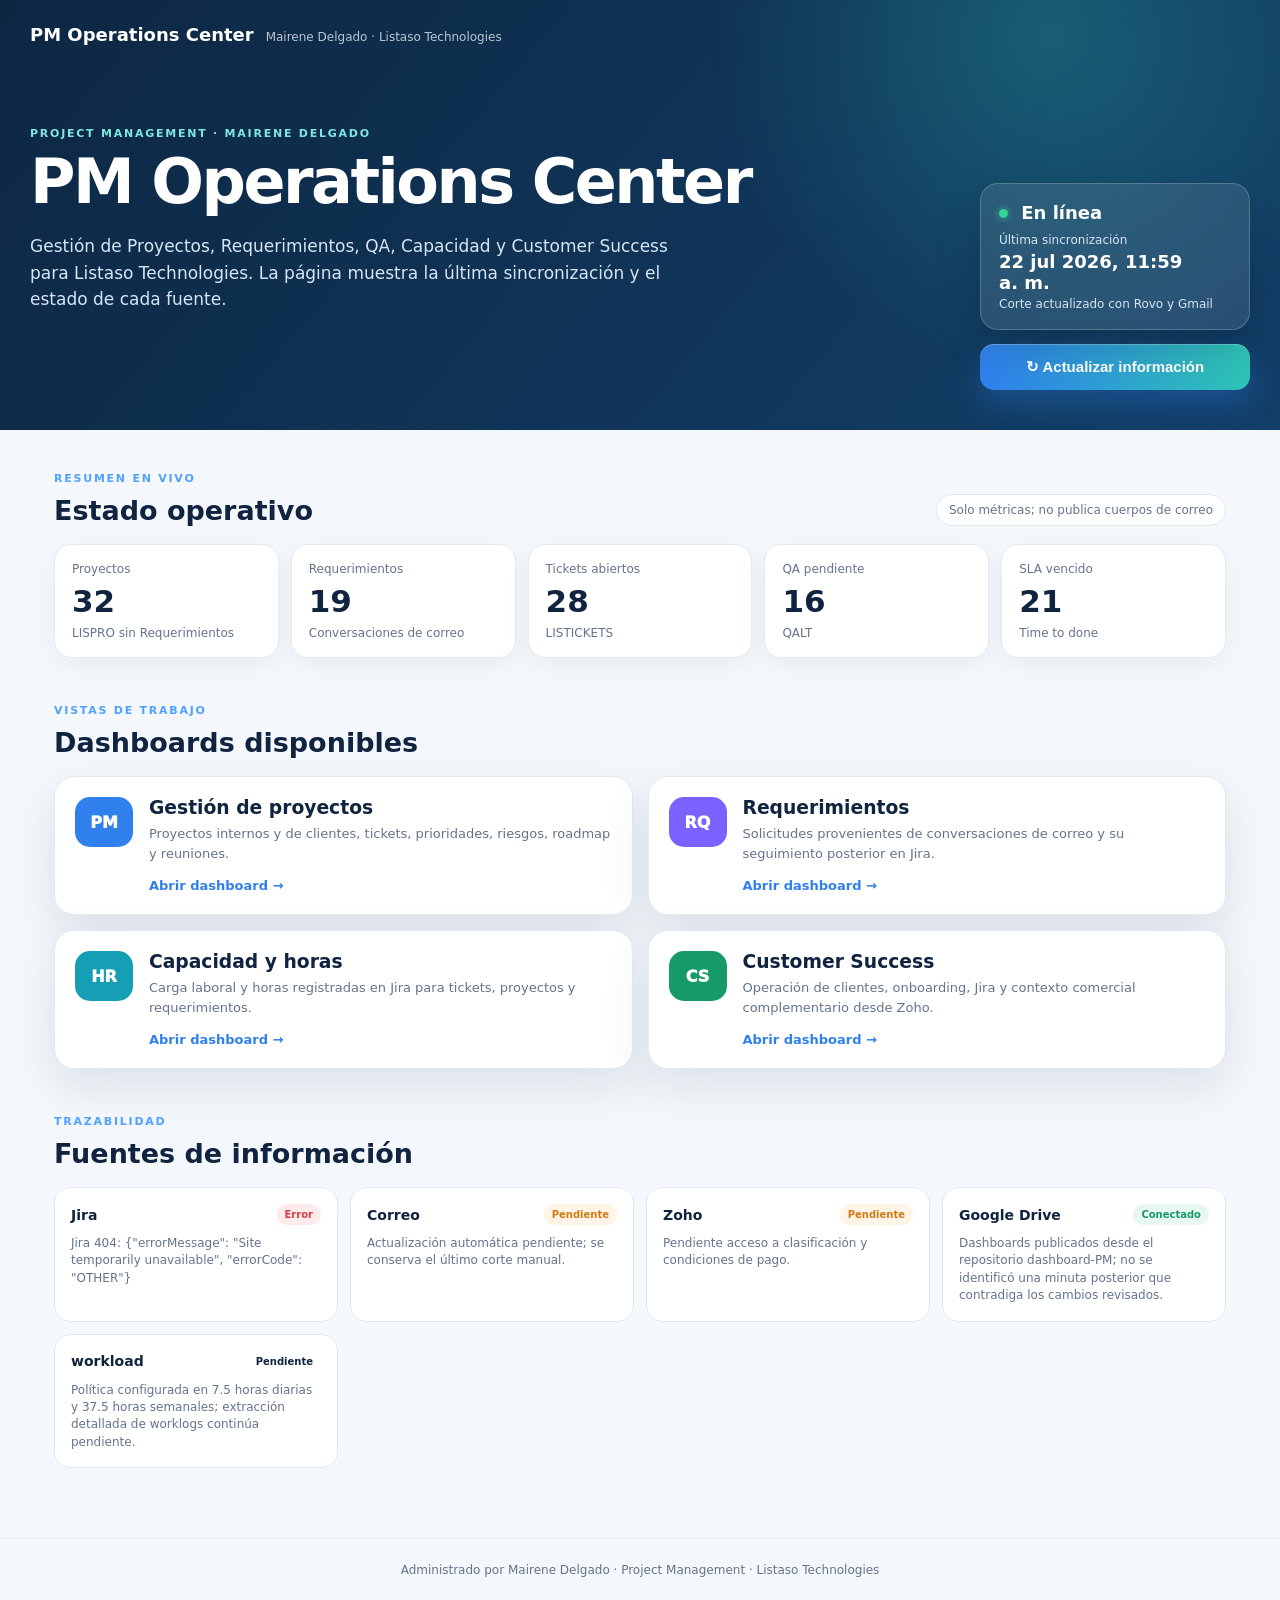
<file: index.html>
<!doctype html>
<html lang="es">
<head>
  <meta charset="utf-8">
  <meta name="viewport" content="width=device-width,initial-scale=1">
  <meta name="description" content="PM Operations Center administrado por Mairene Delgado para Listaso Technologies.">
  <title>PM Operations Center | Mairene Delgado | Listaso Technologies</title>
  <link rel="stylesheet" href="assets/portal.css?v=20260722-1">
</head>
<body>
  <header class="hero">
    <nav><strong>PM Operations Center</strong><span>Mairene Delgado · Listaso Technologies</span></nav>
    <div class="hero-copy">
      <p class="eyebrow">PROJECT MANAGEMENT · MAIRENE DELGADO</p>
      <h1>PM Operations Center</h1>
      <p>Gestión de Proyectos, Requerimientos, QA, Capacidad y Customer Success para Listaso Technologies. La página muestra la última sincronización y el estado de cada fuente.</p>
    </div>

    <div class="sync-stack">
      <aside class="sync-card compact" aria-live="polite">
        <div class="sync-card-header">
          <strong id="systemStatus"><i class="status-dot online"></i> En línea</strong>
          <span id="syncSpinner" class="sync-spinner" aria-hidden="true"></span>
        </div>

        <div class="sync-meta">
          <span>Última sincronización</span>
          <strong id="lastSync">Consultando…</strong>
          <small id="syncMode">Cargando estado de fuentes</small>
        </div>

        <div class="sync-progress" id="syncProgress" hidden>
          <div class="sync-progress-bar" id="syncProgressBar"></div>
        </div>

        <div class="sync-sources" id="syncSources" hidden>
          <div><span>Jira</span><b>✓</b></div>
          <div><span>Gmail</span><b>✓</b></div>
          <div><span>Zoho</span><b>✓</b></div>
          <div><span>Dashboards</span><b>✓</b></div>
        </div>
      </aside>

      <button id="refreshButton" class="sync-button standalone" type="button">↻ Actualizar información</button>
    </div>
  </header>

  <main>
    <section aria-labelledby="summaryTitle">
      <div class="section-title">
        <div><p class="eyebrow">RESUMEN EN VIVO</p><h2 id="summaryTitle">Estado operativo</h2></div>
        <span class="privacy">Solo métricas; no publica cuerpos de correo</span>
      </div>
      <div class="metrics" id="metrics">
        <article><span>Proyectos</span><strong>—</strong><small>Cargando</small></article>
        <article><span>Requerimientos</span><strong>—</strong><small>Cargando</small></article>
        <article><span>Tickets abiertos</span><strong>—</strong><small>Cargando</small></article>
        <article><span>QA pendiente</span><strong>—</strong><small>Cargando</small></article>
        <article><span>SLA vencido</span><strong>—</strong><small>Cargando</small></article>
      </div>
    </section>

    <section aria-labelledby="dashTitle">
      <div class="section-title"><div><p class="eyebrow">VISTAS DE TRABAJO</p><h2 id="dashTitle">Dashboards disponibles</h2></div></div>
      <div class="dashboards">
        <a class="dashboard-card blue" href="dashboards/pm.html"><div class="icon">PM</div><div><h3>Gestión de proyectos</h3><p>Proyectos internos y de clientes, tickets, prioridades, riesgos, roadmap y reuniones.</p><span>Abrir dashboard →</span></div></a>
        <a class="dashboard-card violet" href="dashboards/requerimientos.html"><div class="icon">RQ</div><div><h3>Requerimientos</h3><p>Solicitudes provenientes de conversaciones de correo y su seguimiento posterior en Jira.</p><span>Abrir dashboard →</span></div></a>
        <a class="dashboard-card cyan" href="dashboards/capacidad.html"><div class="icon">HR</div><div><h3>Capacidad y horas</h3><p>Carga laboral y horas registradas en Jira para tickets, proyectos y requerimientos.</p><span>Abrir dashboard →</span></div></a>
        <a class="dashboard-card green" href="dashboards/cs.html"><div class="icon">CS</div><div><h3>Customer Success</h3><p>Operación de clientes, onboarding, Jira y contexto comercial complementario desde Zoho.</p><span>Abrir dashboard →</span></div></a>
      </div>
    </section>

    <section class="sources" aria-labelledby="sourceTitle">
      <div class="section-title"><div><p class="eyebrow">TRAZABILIDAD</p><h2 id="sourceTitle">Fuentes de información</h2></div></div>
      <div id="sourceList" class="source-list"></div>
    </section>
  </main>

  <footer>Administrado por Mairene Delgado · Project Management · Listaso Technologies</footer>
  <script src="assets/portal.js?v=20260722-1" defer></script>
</body>
</html>
</file>
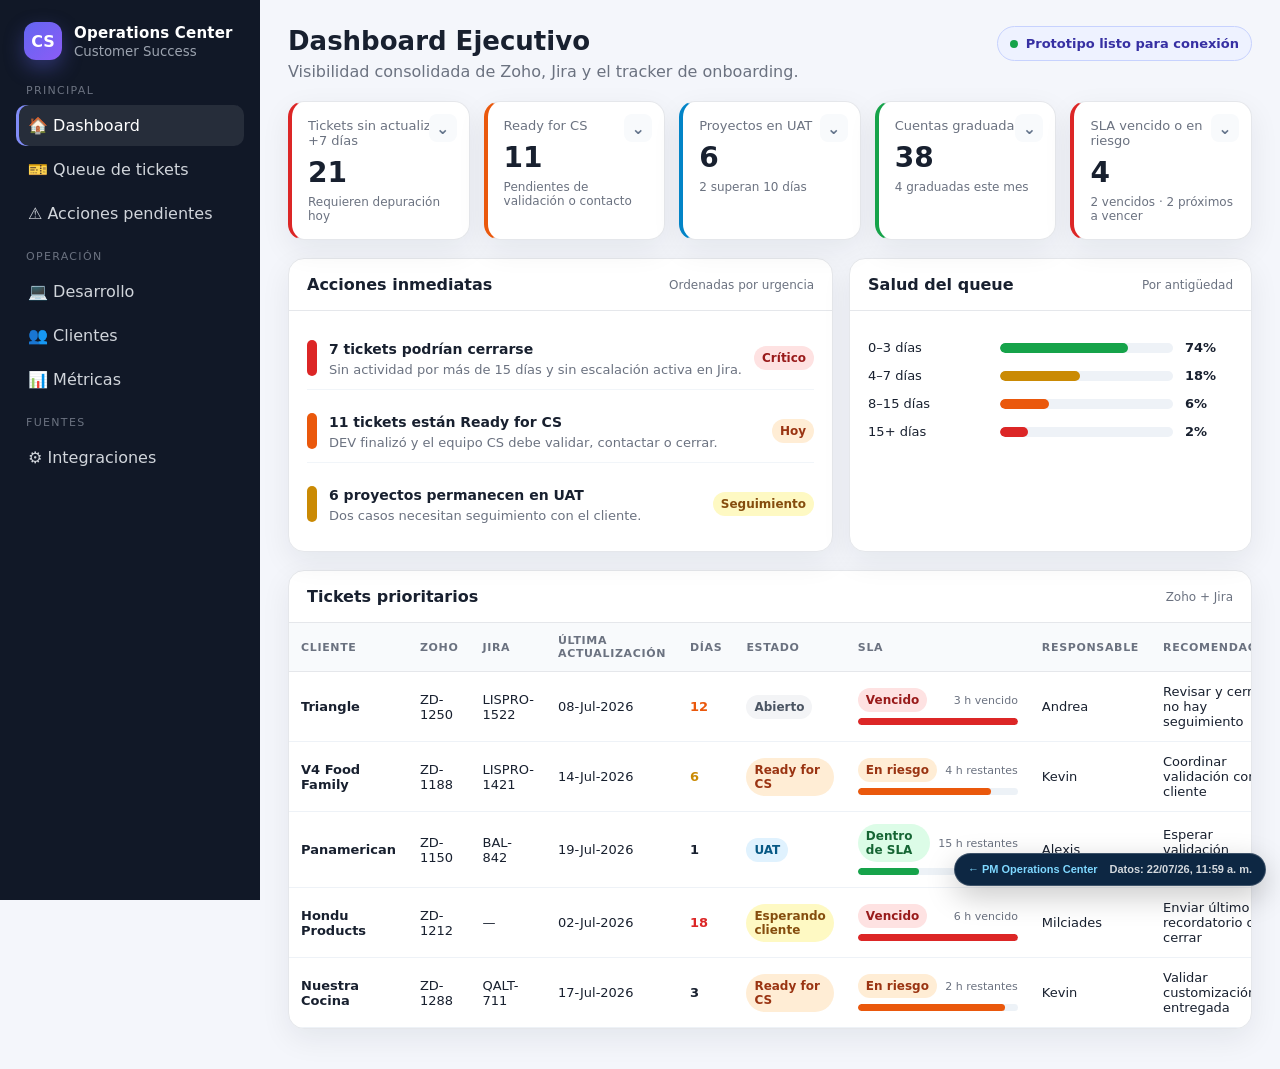
<file: dashboards/cs.html>
<!DOCTYPE html>
<html lang="es">
<head>
  <meta charset="UTF-8" />
  <meta name="viewport" content="width=device-width, initial-scale=1.0" />
  <title>CS Operations Center</title>
  <style>
    :root{
      --bg:#f4f6fb;
      --panel:#ffffff;
      --panel-soft:#f8fafc;
      --text:#18202f;
      --muted:#6b7280;
      --line:#e5e7eb;
      --primary:#4f46e5;
      --primary-soft:#eef2ff;
      --green:#16a34a;
      --yellow:#ca8a04;
      --orange:#ea580c;
      --red:#dc2626;
      --blue:#0284c7;
      --sidebar:#111827;
      --sidebar-muted:#9ca3af;
      --shadow:0 10px 30px rgba(15,23,42,.07);
    }

    *{box-sizing:border-box}
    body{
      margin:0;
      font-family:Inter, ui-sans-serif, system-ui, -apple-system, BlinkMacSystemFont, "Segoe UI", sans-serif;
      background:var(--bg);
      color:var(--text);
    }

    button, input, select{font:inherit}
    a{text-decoration:none;color:inherit}

    .layout{
      min-height:100vh;
      display:grid;
      grid-template-columns:260px 1fr;
    }

    aside{
      background:var(--sidebar);
      color:white;
      padding:22px 16px;
      position:sticky;
      top:0;
      height:100vh;
      overflow:auto;
    }

    .brand{
      display:flex;
      align-items:center;
      gap:12px;
      margin-bottom:24px;
      padding:0 8px;
    }

    .brand-mark{
      width:38px;height:38px;border-radius:12px;
      background:linear-gradient(135deg,#6366f1,#8b5cf6);
      display:grid;place-items:center;font-weight:800;
      box-shadow:0 8px 20px rgba(99,102,241,.35);
    }

    .brand small{display:block;color:var(--sidebar-muted);margin-top:2px}
    .brand strong{display:block;font-size:15px;letter-spacing:.2px}

    .nav-section{margin:16px 0 8px;padding:0 10px;color:#6b7280;font-size:11px;text-transform:uppercase;letter-spacing:.12em}
    .nav-btn{
      width:100%;
      border:0;
      background:transparent;
      color:#d1d5db;
      text-align:left;
      padding:11px 12px;
      border-radius:10px;
      cursor:pointer;
      display:flex;
      align-items:center;
      gap:10px;
      margin:3px 0;
    }
    .nav-btn:hover,.nav-btn.active{
      color:white;
      background:rgba(255,255,255,.09);
    }
    .nav-btn.active{box-shadow:inset 3px 0 0 #818cf8}

    main{padding:26px 28px 40px;min-width:0}

    .topbar{
      display:flex;
      justify-content:space-between;
      align-items:flex-start;
      gap:16px;
      margin-bottom:20px;
    }
    .topbar h1{margin:0;font-size:26px}
    .topbar p{margin:6px 0 0;color:var(--muted)}
    .status-pill{
      display:inline-flex;align-items:center;gap:8px;
      border:1px solid #c7d2fe;
      background:var(--primary-soft);
      color:#3730a3;
      padding:9px 12px;border-radius:999px;font-size:13px;font-weight:600;
      white-space:nowrap;
    }
    .dot{width:8px;height:8px;border-radius:999px;background:var(--green)}

    .view{display:none}
    .view.active{display:block}

    .metrics{
      display:grid;
      grid-template-columns:repeat(4,minmax(0,1fr));
      gap:14px;
      margin-bottom:18px;
    }
    .metric{
      background:var(--panel);
      border:1px solid var(--line);
      border-radius:16px;
      padding:16px;
      box-shadow:var(--shadow);
    }
    .metric .label{font-size:13px;color:var(--muted)}
    .metric .value{font-size:28px;font-weight:800;margin-top:8px}
    .metric .sub{font-size:12px;color:var(--muted);margin-top:6px}
    .metric.danger{border-left:4px solid var(--red)}
    .metric.warning{border-left:4px solid var(--orange)}
    .metric.good{border-left:4px solid var(--green)}
    .metric.info{border-left:4px solid var(--blue)}

    .grid-2{
      display:grid;
      grid-template-columns:1.15fr .85fr;
      gap:16px;
      margin-bottom:18px;
    }
    .card{
      background:var(--panel);
      border:1px solid var(--line);
      border-radius:16px;
      box-shadow:var(--shadow);
      overflow:hidden;
    }
    .card-head{
      padding:16px 18px;
      border-bottom:1px solid var(--line);
      display:flex;
      align-items:center;
      justify-content:space-between;
      gap:12px;
    }
    .card-head h2{font-size:16px;margin:0}
    .card-head span{font-size:12px;color:var(--muted)}
    .card-body{padding:16px 18px}

    .actions-list{display:grid;gap:10px}
    .action-item{
      display:grid;
      grid-template-columns:10px 1fr auto;
      align-items:center;
      gap:12px;
      padding:12px 0;
      border-bottom:1px solid #f1f5f9;
    }
    .action-item:last-child{border-bottom:0}
    .sev{width:10px;height:36px;border-radius:999px}
    .sev.red{background:var(--red)}
    .sev.orange{background:var(--orange)}
    .sev.yellow{background:var(--yellow)}
    .action-item strong{font-size:14px}
    .action-item p{margin:4px 0 0;color:var(--muted);font-size:13px}
    .badge{
      display:inline-flex;align-items:center;
      padding:5px 8px;border-radius:999px;
      font-size:12px;font-weight:700;
    }
    .badge.red{background:#fee2e2;color:#991b1b}
    .badge.orange{background:#ffedd5;color:#9a3412}
    .badge.yellow{background:#fef9c3;color:#854d0e}
    .badge.green{background:#dcfce7;color:#166534}
    .badge.blue{background:#e0f2fe;color:#075985}
    .badge.gray{background:#f3f4f6;color:#4b5563}
    .badge.purple{background:#ede9fe;color:#5b21b6}

    .health-row{
      display:grid;
      grid-template-columns:120px 1fr 48px;
      gap:12px;
      align-items:center;
      margin:13px 0;
      font-size:13px;
    }
    .bar{height:10px;background:#eef2f7;border-radius:999px;overflow:hidden}
    .fill{height:100%;border-radius:999px}
    .fill.green{background:var(--green)}
    .fill.yellow{background:var(--yellow)}
    .fill.orange{background:var(--orange)}
    .fill.red{background:var(--red)}

    .toolbar{
      display:flex;
      align-items:end;
      gap:10px;
      flex-wrap:wrap;
      padding:14px 16px;
      border-bottom:1px solid var(--line);
      background:#fbfcfe;
    }
    .control{display:grid;gap:5px}
    .control label{font-size:11px;text-transform:uppercase;letter-spacing:.08em;color:var(--muted);font-weight:700}
    .control input,.control select{
      border:1px solid #d7dce3;
      background:white;
      padding:9px 10px;
      border-radius:9px;
      min-width:150px;
      outline:none;
    }
    .control input:focus,.control select:focus{border-color:#818cf8;box-shadow:0 0 0 3px rgba(99,102,241,.12)}
    .btn{
      border:1px solid #d7dce3;
      background:white;
      color:var(--text);
      padding:9px 12px;
      border-radius:9px;
      cursor:pointer;
      font-weight:700;
      font-size:13px;
    }
    .btn:hover{background:#f8fafc}
    .btn.primary{background:var(--primary);border-color:var(--primary);color:white}
    .btn.link{padding:7px 9px}
    .btn.zoho{color:#166534;border-color:#bbf7d0;background:#f0fdf4}
    .btn.jira{color:#075985;border-color:#bae6fd;background:#f0f9ff}

    .table-wrap{overflow:auto}
    table{width:100%;border-collapse:collapse;min-width:980px}
    th{
      text-align:left;
      padding:11px 12px;
      font-size:11px;
      color:var(--muted);
      text-transform:uppercase;
      letter-spacing:.06em;
      background:#f8fafc;
      border-bottom:1px solid var(--line);
      position:sticky;top:0;
    }
    td{
      padding:12px;
      border-bottom:1px solid #eef2f7;
      font-size:13px;
      vertical-align:middle;
    }
    tbody tr:hover{background:#fafbff}
    .client{font-weight:800}
    .muted{color:var(--muted)}
    .days{font-weight:800}
    .days.critical{color:var(--red)}
    .days.risk{color:var(--orange)}
    .days.warn{color:var(--yellow)}
    .link-group{display:flex;gap:6px;flex-wrap:wrap}

    .chart{
      height:260px;
      display:flex;
      align-items:end;
      gap:14px;
      padding:14px 4px 6px;
      border-bottom:1px solid var(--line);
      position:relative;
    }
    .chart::before,.chart::after{
      content:"";
      position:absolute;left:0;right:0;height:1px;background:#edf1f5;
    }
    .chart::before{top:33%}
    .chart::after{top:66%}
    .bar-col{flex:1;min-width:28px;display:flex;flex-direction:column;align-items:center;justify-content:flex-end;gap:8px;z-index:1}
    .bar-value{font-size:11px;font-weight:800}
    .bar-visual{width:70%;max-width:34px;background:linear-gradient(180deg,#4ade80,#16a34a);border-radius:7px 7px 2px 2px}
    .bar-label{font-size:11px;color:var(--muted)}
    .legend{display:flex;gap:14px;font-size:12px;color:var(--muted);margin-top:12px}
    .legend span::before{content:"";width:9px;height:9px;border-radius:2px;background:var(--green);display:inline-block;margin-right:6px}

    .empty{
      padding:40px;text-align:center;color:var(--muted)
    }

    .metric{
      position:relative;
      cursor:pointer;
      transition:transform .15s ease, box-shadow .15s ease, border-color .15s ease;
    }
    .metric:hover{
      transform:translateY(-2px);
      box-shadow:0 14px 34px rgba(15,23,42,.11);
      border-color:#c7d2fe;
    }
    .metric-toggle{
      position:absolute;
      top:12px;
      right:12px;
      width:28px;
      height:28px;
      border:0;
      border-radius:8px;
      background:#f8fafc;
      color:#64748b;
      cursor:pointer;
      font-weight:800;
    }
    .metric-toggle:hover{background:#eef2ff;color:#3730a3}
    .metric-menu{
      display:none;
      position:absolute;
      top:52px;
      right:12px;
      z-index:30;
      width:260px;
      background:white;
      border:1px solid var(--line);
      border-radius:12px;
      box-shadow:0 18px 45px rgba(15,23,42,.16);
      overflow:hidden;
      cursor:default;
    }
    .metric-menu.open{display:block}
    .metric-menu-head{
      padding:11px 13px;
      font-size:12px;
      font-weight:800;
      color:#475569;
      background:#f8fafc;
      border-bottom:1px solid var(--line);
    }
    .metric-ticket{
      width:100%;
      border:0;
      background:white;
      text-align:left;
      padding:10px 13px;
      cursor:pointer;
      display:flex;
      justify-content:space-between;
      gap:12px;
      align-items:center;
      border-bottom:1px solid #f1f5f9;
    }
    .metric-ticket:hover{background:#fafbff}
    .metric-ticket:last-of-type{border-bottom:0}
    .metric-ticket strong{font-size:12px}
    .metric-ticket span{font-size:11px;color:var(--muted);white-space:nowrap}
    .metric-menu-footer{
      width:100%;
      border:0;
      border-top:1px solid var(--line);
      background:#f8fafc;
      color:#3730a3;
      text-align:left;
      padding:10px 13px;
      font-size:12px;
      font-weight:800;
      cursor:pointer;
    }
    .metric-menu-footer:hover{background:#eef2ff}

    .row-actions{position:relative;display:inline-block}
    .kebab{
      width:32px;height:32px;border:1px solid #d7dce3;border-radius:9px;
      background:white;cursor:pointer;font-size:18px;line-height:1;
    }
    .kebab:hover{background:#f8fafc}
    .row-menu{
      display:none;
      position:absolute;
      right:0;
      top:36px;
      min-width:170px;
      background:white;
      border:1px solid var(--line);
      border-radius:10px;
      box-shadow:0 14px 34px rgba(15,23,42,.15);
      overflow:hidden;
      z-index:40;
    }
    .row-menu.open{display:block}
    .row-menu a,.row-menu button{
      display:block;width:100%;
      padding:9px 11px;
      border:0;background:white;text-align:left;
      font-size:12px;cursor:pointer;color:var(--text);
    }
    .row-menu a:hover,.row-menu button:hover{background:#f8fafc}
    .row-menu .danger-action{color:#b91c1c}



    .sla-cell{min-width:160px}
    .sla-line{
      display:flex;
      align-items:center;
      justify-content:space-between;
      gap:8px;
      margin-bottom:6px;
    }
    .sla-time{font-size:11px;color:var(--muted);white-space:nowrap}
    .sla-progress{
      height:7px;
      background:#edf2f7;
      border-radius:999px;
      overflow:hidden;
    }
    .sla-progress > span{
      display:block;
      height:100%;
      border-radius:999px;
    }
    .sla-ok{background:var(--green)}
    .sla-warning{background:var(--yellow)}
    .sla-risk{background:var(--orange)}
    .sla-breached{background:var(--red)}

    .footer-note{
      margin-top:18px;
      padding:12px 14px;
      border:1px dashed #cbd5e1;
      border-radius:12px;
      color:var(--muted);
      font-size:12px;
      background:#fff;
    }

    @media (max-width:1100px){
      .metrics{grid-template-columns:repeat(2,minmax(0,1fr))}
      .grid-2{grid-template-columns:1fr}
    }
    @media (max-width:760px){
      .layout{grid-template-columns:1fr}
      aside{position:relative;height:auto}
      main{padding:18px}
      .metrics{grid-template-columns:1fr}
      .topbar{flex-direction:column}
    }
  </style>
</head>
<body>
<div class="layout">
  <aside>
    <div class="brand">
      <div class="brand-mark">CS</div>
      <div>
        <strong>Operations Center</strong>
        <small>Customer Success</small>
      </div>
    </div>

    <div class="nav-section">Principal</div>
    <button class="nav-btn active" data-view="dashboard">🏠 Dashboard</button>
    <button class="nav-btn" data-view="queue">🎫 Queue de tickets</button>
    <button class="nav-btn" data-view="actions">⚠️ Acciones pendientes</button>

    <div class="nav-section">Operación</div>
    <button class="nav-btn" data-view="development">💻 Desarrollo</button>
    <button class="nav-btn" data-view="clients">👥 Clientes</button>
    <button class="nav-btn" data-view="metrics">📊 Métricas</button>

    <div class="nav-section">Fuentes</div>
    <button class="nav-btn" data-view="settings">⚙️ Integraciones</button>
  </aside>

  <main>
    <div class="topbar">
      <div>
        <h1 id="pageTitle">Dashboard Ejecutivo</h1>
        <p id="pageSubtitle">Visibilidad consolidada de Zoho, Jira y el tracker de onboarding.</p>
      </div>
      <div class="status-pill"><span class="dot"></span> Prototipo listo para conexión</div>
    </div>

    <section class="view active" id="dashboard">
      <div class="metrics" style="grid-template-columns:repeat(5,minmax(0,1fr))">
        <div class="metric danger kpi-card" data-kpi="stale">
          <button class="metric-toggle" aria-label="Ver tickets">⌄</button>
          <div class="label">Tickets sin actualizar +7 días</div><div class="value">21</div><div class="sub">Requieren depuración hoy</div>
          <div class="metric-menu"></div>
        </div>
        <div class="metric warning kpi-card" data-kpi="ready">
          <button class="metric-toggle" aria-label="Ver tickets">⌄</button>
          <div class="label">Ready for CS</div><div class="value">11</div><div class="sub">Pendientes de validación o contacto</div>
          <div class="metric-menu"></div>
        </div>
        <div class="metric info kpi-card" data-kpi="uat">
          <button class="metric-toggle" aria-label="Ver tickets">⌄</button>
          <div class="label">Proyectos en UAT</div><div class="value">6</div><div class="sub">2 superan 10 días</div>
          <div class="metric-menu"></div>
        </div>
        <div class="metric good kpi-card" data-kpi="graduated">
          <button class="metric-toggle" aria-label="Ver cuentas">⌄</button>
          <div class="label">Cuentas graduadas</div><div class="value">38</div><div class="sub">4 graduadas este mes</div>
          <div class="metric-menu"></div>
        </div>
        <div class="metric danger kpi-card" data-kpi="sla">
          <button class="metric-toggle" aria-label="Ver tickets">⌄</button>
          <div class="label">SLA vencido o en riesgo</div><div class="value">4</div><div class="sub">2 vencidos · 2 próximos a vencer</div>
          <div class="metric-menu"></div>
        </div>

      </div>

      <div class="grid-2">
        <div class="card">
          <div class="card-head"><h2>Acciones inmediatas</h2><span>Ordenadas por urgencia</span></div>
          <div class="card-body actions-list">
            <div class="action-item"><span class="sev red"></span><div><strong>7 tickets podrían cerrarse</strong><p>Sin actividad por más de 15 días y sin escalación activa en Jira.</p></div><span class="badge red">Crítico</span></div>
            <div class="action-item"><span class="sev orange"></span><div><strong>11 tickets están Ready for CS</strong><p>DEV finalizó y el equipo CS debe validar, contactar o cerrar.</p></div><span class="badge orange">Hoy</span></div>
            <div class="action-item"><span class="sev yellow"></span><div><strong>6 proyectos permanecen en UAT</strong><p>Dos casos necesitan seguimiento con el cliente.</p></div><span class="badge yellow">Seguimiento</span></div>
          </div>
        </div>

        <div class="card">
          <div class="card-head"><h2>Salud del queue</h2><span>Por antigüedad</span></div>
          <div class="card-body">
            <div class="health-row"><span>0–3 días</span><div class="bar"><div class="fill green" style="width:74%"></div></div><strong>74%</strong></div>
            <div class="health-row"><span>4–7 días</span><div class="bar"><div class="fill yellow" style="width:46%"></div></div><strong>18%</strong></div>
            <div class="health-row"><span>8–15 días</span><div class="bar"><div class="fill orange" style="width:28%"></div></div><strong>6%</strong></div>
            <div class="health-row"><span>15+ días</span><div class="bar"><div class="fill red" style="width:16%"></div></div><strong>2%</strong></div>
          </div>
        </div>
      </div>

      <div class="card">
        <div class="card-head"><h2>Tickets prioritarios</h2><span>Zoho + Jira</span></div>
        <div class="table-wrap"><table id="priorityTable"></table></div>
      </div>
    </section>

    <section class="view" id="queue">
      <div class="card">
        <div class="card-head"><h2>Queue de tickets</h2><span id="queueCount">0 registros</span></div>
        <div class="toolbar">
          <div class="control"><label>Buscar</label><input id="searchInput" placeholder="Cliente, Zoho o Jira..." /></div>
          <div class="control"><label>Estado</label>
            <select id="statusFilter">
              <option value="">Todos</option>
              <option>Abierto</option>
              <option>Ready for CS</option>
              <option>UAT</option>
              <option>Esperando cliente</option>
            </select>
          </div>
          <div class="control"><label>Antigüedad</label>
            <select id="ageFilter">
              <option value="">Todos</option>
              <option value="3">Más de 3 días</option>
              <option value="7">Más de 7 días</option>
              <option value="15">Más de 15 días</option>
            </select>
          </div>
          <div class="control"><label>SLA</label>
            <select id="slaFilter">
              <option value="">Todos</option>
              <option value="Vencido">Vencidos</option>
              <option value="En riesgo">En riesgo</option>
              <option value="Dentro de SLA">Dentro de SLA</option>
            </select>
          </div>
          <button class="btn" id="clearFilters">Limpiar</button>
          <button class="btn primary" id="exportCsv">Exportar CSV</button>
        </div>
        <div class="table-wrap"><table id="queueTable"></table></div>
      </div>
    </section>

    <section class="view" id="actions">
      <div class="metrics">
        <div class="metric danger"><div class="label">Cerrar o depurar</div><div class="value">7</div><div class="sub">Sin actividad 15+ días</div></div>
        <div class="metric warning"><div class="label">Contactar cliente</div><div class="value">9</div><div class="sub">Esperando validación o respuesta</div></div>
        <div class="metric info"><div class="label">Validar Ready for CS</div><div class="value">11</div><div class="sub">Casos devueltos por DEV</div></div>
        <div class="metric good"><div class="label">Sin acción</div><div class="value">54</div><div class="sub">Dentro del rango saludable</div></div>
      </div>
      <div class="card">
        <div class="card-head"><h2>Bandeja de trabajo de Jennifer</h2><span>Recomendaciones automáticas</span></div>
        <div class="table-wrap"><table id="actionsTable"></table></div>
      </div>
    </section>

    <section class="view" id="development">
      <div class="metrics">
        <div class="metric warning"><div class="label">Ready for CS</div><div class="value">11</div><div class="sub">3 llevan más de 5 días</div></div>
        <div class="metric info"><div class="label">UAT</div><div class="value">6</div><div class="sub">2 vencidos</div></div>
        <div class="metric danger"><div class="label">Bloqueados</div><div class="value">4</div><div class="sub">Esperando cliente o accesos</div></div>
        <div class="metric good"><div class="label">Entregados esta semana</div><div class="value">8</div><div class="sub">Listos para seguimiento</div></div>
      </div>
      <div class="card">
        <div class="card-head"><h2>Desarrollo — Jira</h2><span>Ready for CS, UAT y bloqueos</span></div>
        <div class="table-wrap"><table id="devTable"></table></div>
      </div>
    </section>

    <section class="view" id="clients">
      <div class="metrics">
        <div class="metric info"><div class="label">Onboarding</div><div class="value">23</div><div class="sub">7 en roadblock</div></div>
        <div class="metric good"><div class="label">Graduadas</div><div class="value">38</div><div class="sub">4 este mes</div></div>
        <div class="metric warning"><div class="label">En riesgo</div><div class="value">7</div><div class="sub">Requieren seguimiento</div></div>
        <div class="metric danger"><div class="label">Roadblocks</div><div class="value">7</div><div class="sub">Datos, cliente o DEV</div></div>
      </div>
      <div class="card">
        <div class="card-head"><h2>Cuentas</h2><span>Tracker de onboarding</span></div>
        <div class="toolbar">
          <button class="btn active-client-filter" data-client-filter="all">Todas</button>
          <button class="btn" data-client-filter="Onboarding">Onboarding</button>
          <button class="btn" data-client-filter="Graduada">Graduadas</button>
          <button class="btn" data-client-filter="Riesgo">En riesgo</button>
        </div>
        <div class="table-wrap"><table id="clientsTable"></table></div>
      </div>
    </section>

    <section class="view" id="metrics">
      <div class="grid-2">
        <div class="card">
          <div class="card-head"><h2>Queue por hora</h2><span>Tickets ingresados</span></div>
          <div class="card-body">
            <div class="chart" id="hourChart"></div>
            <div class="legend"><span>Tickets ingresados por hora</span></div>
          </div>
        </div>
        <div class="card">
          <div class="card-head"><h2>Indicadores operativos</h2><span>Resumen del día</span></div>
          <div class="card-body">
            <div class="health-row"><span>Tickets resueltos</span><div class="bar"><div class="fill green" style="width:68%"></div></div><strong>68</strong></div>
            <div class="health-row"><span>Escalados a Jira</span><div class="bar"><div class="fill orange" style="width:24%"></div></div><strong>12</strong></div>
            <div class="health-row"><span>SLA cumplido</span><div class="bar"><div class="fill green" style="width:75%"></div></div><strong>75%</strong></div>
            <div class="health-row"><span>En riesgo</span><div class="bar"><div class="fill orange" style="width:25%"></div></div><strong>2</strong></div>
            <div class="health-row"><span>Fuera de SLA</span><div class="bar"><div class="fill red" style="width:25%"></div></div><strong>2</strong></div>
            <div class="health-row"><span>Ready for CS</span><div class="bar"><div class="fill yellow" style="width:22%"></div></div><strong>11</strong></div>
          </div>
        </div>
      </div>
    </section>

    <section class="view" id="settings">
      <div class="grid-2">
        <div class="card">
          <div class="card-head"><h2>Fuentes de datos</h2><span>Estado del prototipo</span></div>
          <div class="card-body actions-list">
            <div class="action-item"><span class="sev yellow"></span><div><strong>Google Sheets</strong><p>Tracker de onboarding identificado y listo para mapear.</p></div><span class="badge yellow">Pendiente API</span></div>
            <div class="action-item"><span class="sev yellow"></span><div><strong>Zoho Desk</strong><p>Se requiere conexión para tickets, links y última actualización.</p></div><span class="badge yellow">Pendiente</span></div>
            <div class="action-item"><span class="sev yellow"></span><div><strong>Jira</strong><p>Se requiere consulta para Ready for CS, UAT y links directos.</p></div><span class="badge yellow">Pendiente</span></div>
          </div>
        </div>
        <div class="card">
          <div class="card-head"><h2>Reglas sugeridas</h2><span>Automatización</span></div>
          <div class="card-body">
            <div class="actions-list">
              <div class="action-item"><span class="sev red"></span><div><strong>15+ días sin actividad</strong><p>Sugerir revisar y cerrar.</p></div><span class="badge red">Cierre</span></div>
              <div class="action-item"><span class="sev orange"></span><div><strong>Ready for CS +5 días</strong><p>Asignar seguimiento al responsable CS.</p></div><span class="badge orange">Validar</span></div>
              <div class="action-item"><span class="sev yellow"></span><div><strong>UAT +10 días</strong><p>Contactar cliente o documentar bloqueo.</p></div><span class="badge yellow">Escalar</span></div>
            </div>
          </div>
        </div>
      </div>
      <div class="footer-note">
        Este archivo es un prototipo funcional con datos de ejemplo. La siguiente fase consiste en conectar las APIs de Zoho Desk y Jira y mapearlas con el Tenant del tracker.
      </div>
    </section>
  </main>
</div>

<script>
  const tickets = [
    {client:"Triangle", zoho:"ZD-1250", jira:"LISPRO-1522", updated:"08-Jul-2026", days:12, status:"Abierto", owner:"Andrea", source:"Zoho", recommendation:"Revisar y cerrar si no hay seguimiento", priority:"Alta", slaTarget:8, slaElapsed:11, slaState:"Vencido"},
    {client:"V4 Food Family", zoho:"ZD-1188", jira:"LISPRO-1421", updated:"14-Jul-2026", days:6, status:"Ready for CS", owner:"Kevin", source:"Jira", recommendation:"Coordinar validación con cliente", priority:"Alta", slaTarget:24, slaElapsed:20, slaState:"En riesgo"},
    {client:"Panamerican", zoho:"ZD-1150", jira:"BAL-842", updated:"19-Jul-2026", days:1, status:"UAT", owner:"Alexis", source:"Jira", recommendation:"Esperar validación documentada", priority:"Media", slaTarget:24, slaElapsed:9, slaState:"Dentro de SLA"},
    {client:"Hondu Products", zoho:"ZD-1212", jira:"—", updated:"02-Jul-2026", days:18, status:"Esperando cliente", owner:"Milciades", source:"Zoho", recommendation:"Enviar último recordatorio o cerrar", priority:"Alta", slaTarget:8, slaElapsed:14, slaState:"Vencido"},
    {client:"Nuestra Cocina", zoho:"ZD-1288", jira:"QALT-711", updated:"17-Jul-2026", days:3, status:"Ready for CS", owner:"Kevin", source:"Jira", recommendation:"Validar customización entregada", priority:"Media", slaTarget:24, slaElapsed:22, slaState:"En riesgo"},
    {client:"Best Floridian", zoho:"ZD-1261", jira:"LISPRO-1480", updated:"11-Jul-2026", days:9, status:"UAT", owner:"Jorge", source:"Jira", recommendation:"Confirmar pruebas y fecha de cierre", priority:"Alta", slaTarget:24, slaElapsed:17, slaState:"Dentro de SLA"},
    {client:"Bojmar Corporation", zoho:"ZD-1290", jira:"—", updated:"18-Jul-2026", days:2, status:"Abierto", owner:"Milciades", source:"Zoho", recommendation:"Mantener seguimiento normal", priority:"Baja", slaTarget:24, slaElapsed:6, slaState:"Dentro de SLA"},
    {client:"La Bodega Plus", zoho:"ZD-1177", jira:"BAL-801", updated:"04-Jul-2026", days:16, status:"Abierto", owner:"Kevin", source:"Zoho", recommendation:"Revisar dependencia DEV y cerrar duplicados", priority:"Alta", slaTarget:48, slaElapsed:25, slaState:"Dentro de SLA"}
  ];

  const clients = [
    {tenant:"5612", name:"V4 Food Family", stage:"Onboarding", phase:"TRN Complementario", trainer:"Kevin Saa", erp:"Back Office", risk:"Riesgo", days:81},
    {tenant:"5501", name:"Nuestra Cocina", stage:"Onboarding", phase:"Roadblock", trainer:"Kevin Saa", erp:"QB Desktop", risk:"Riesgo", days:425},
    {tenant:"5529", name:"Best Floridian LLC", stage:"Onboarding", phase:"Roadblock", trainer:"Kevin Saa", erp:"QB Desktop", risk:"Riesgo", days:340},
    {tenant:"5588", name:"Imusa USA LLC", stage:"Graduada", phase:"Operando", trainer:"Kevin Saa", erp:"SAGE", risk:"Saludable", days:174},
    {tenant:"5603", name:"Bojmar Corporation", stage:"Onboarding", phase:"Roadblock", trainer:"Milciades Sosa", erp:"QB Online", risk:"Seguimiento", days:128},
    {tenant:"5619", name:"Hudson Valley Ridge", stage:"Graduada", phase:"Operando", trainer:"Milciades Sosa", erp:"QB Online", risk:"Saludable", days:62}
  ];

  const titles = {
    dashboard:["Dashboard Ejecutivo","Visibilidad consolidada de Zoho, Jira y el tracker de onboarding."],
    queue:["Queue de Tickets","Identifica tickets inactivos, links directos y posibles cierres."],
    actions:["Acciones Pendientes","Bandeja diaria para Jennifer y el equipo de CS."],
    development:["Desarrollo","Seguimiento de Jira: Ready for CS, UAT y bloqueos."],
    clients:["Clientes","Cuentas activas, onboarding, graduadas y en riesgo."],
    metrics:["Métricas","Tendencias operativas y comportamiento del queue."],
    settings:["Integraciones","Estado de conexión de Google Sheets, Zoho Desk y Jira."]
  };

  const badge = (text) => {
    const map = {
      "Ready for CS":"orange","UAT":"blue","Abierto":"gray","Esperando cliente":"yellow",
      "Alta":"red","Media":"yellow","Baja":"green","Riesgo":"red","Seguimiento":"yellow","Saludable":"green",
      "Onboarding":"blue","Graduada":"green","Roadblock":"red","Operando":"green","Vencido":"red","En riesgo":"orange","Dentro de SLA":"green"
    };
    return `<span class="badge ${map[text] || "gray"}">${text}</span>`;
  };

  const daysClass = d => d > 15 ? "critical" : d > 7 ? "risk" : d > 3 ? "warn" : "";

  function slaCell(t){
    const pct = Math.min(100, Math.round((t.slaElapsed / t.slaTarget) * 100));
    const remaining = t.slaTarget - t.slaElapsed;
    const klass = t.slaState === "Vencido" ? "sla-breached" :
                  t.slaState === "En riesgo" ? "sla-risk" :
                  pct >= 70 ? "sla-warning" : "sla-ok";
    const detail = remaining < 0 ? `${Math.abs(remaining)} h vencido` : `${remaining} h restantes`;
    return `
      <div class="sla-cell">
        <div class="sla-line">
          ${badge(t.slaState)}
          <span class="sla-time">${detail}</span>
        </div>
        <div class="sla-progress"><span class="${klass}" style="width:${pct}%"></span></div>
      </div>`;
  }

  function rowActionMenu(t, jiraOnly=false){
    return `
      <div class="row-actions">
        <button class="kebab" aria-label="Abrir acciones" onclick="toggleRowMenu(event, this)">⋮</button>
        <div class="row-menu">
          ${jiraOnly ? "" : `<a href="#" onclick="event.preventDefault()">Abrir Zoho</a>`}
          ${t.jira !== "—" ? `<a href="#" onclick="event.preventDefault()">Abrir Jira</a>` : ""}
          <button onclick="copyTicket('${t.zoho}', '${t.jira}')">Copiar referencia</button>
          <button onclick="event.preventDefault()">Ver historial</button>
          <button class="danger-action" onclick="event.preventDefault()">Marcar para revisión/cierre</button>
        </div>
      </div>`;
  }

  function toggleRowMenu(event, button){
    event.stopPropagation();
    const menu = button.nextElementSibling;
    document.querySelectorAll(".row-menu.open").forEach(m => {
      if (m !== menu) m.classList.remove("open");
    });
    menu.classList.toggle("open");
  }

  function copyTicket(zoho, jira){
    const value = jira && jira !== "—" ? `${zoho} / ${jira}` : zoho;
    navigator.clipboard?.writeText(value);
  }

  function goToView(viewId){
    const btn = document.querySelector(`.nav-btn[data-view="${viewId}"]`);
    if (btn) btn.click();
  }

  function applyQueueShortcut(type){
    goToView("queue");
    document.getElementById("searchInput").value = "";
    document.getElementById("statusFilter").value = "";
    document.getElementById("ageFilter").value = "";
    document.getElementById("slaFilter").value = "";

    if(type === "stale") document.getElementById("ageFilter").value = "7";
    if(type === "ready") document.getElementById("statusFilter").value = "Ready for CS";
    if(type === "uat") document.getElementById("statusFilter").value = "UAT";
    if(type === "sla") document.getElementById("slaFilter").value = "Vencido";

    renderQueue();
  }

  function buildKpiMenus(){
    const definitions = {
      stale: {
        title: "Tickets más antiguos",
        items: tickets.filter(t => t.days > 7).sort((a,b)=>b.days-a.days).slice(0,4),
        footer: "Ver todos los tickets +7 días",
        action: () => applyQueueShortcut("stale")
      },
      ready: {
        title: "Ready for CS",
        items: tickets.filter(t => t.status === "Ready for CS").sort((a,b)=>b.days-a.days).slice(0,4),
        footer: "Ver todos en Ready for CS",
        action: () => applyQueueShortcut("ready")
      },
      uat: {
        title: "Proyectos en UAT",
        items: tickets.filter(t => t.status === "UAT").sort((a,b)=>b.days-a.days).slice(0,4),
        footer: "Ver todos los proyectos en UAT",
        action: () => applyQueueShortcut("uat")
      },
      sla: {
        title: "Tickets con SLA comprometido",
        items: tickets.filter(t => ["Vencido","En riesgo"].includes(t.slaState))
                      .sort((a,b)=>(b.slaElapsed/b.slaTarget)-(a.slaElapsed/a.slaTarget))
                      .slice(0,4),
        footer: "Ver tickets con SLA vencido",
        action: () => applyQueueShortcut("sla")
      },
      graduated: {
        title: "Cuentas graduadas recientes",
        items: clients.filter(c => c.stage === "Graduada").slice(0,4).map(c => ({client:c.name, days:c.days})),
        footer: "Ver todas las cuentas graduadas",
        action: () => {
          goToView("clients");
          renderClients("Graduada");
        }
      }
    };

    document.querySelectorAll(".kpi-card").forEach(card => {
      const key = card.dataset.kpi;
      const def = definitions[key];
      const menu = card.querySelector(".metric-menu");
      menu.innerHTML = `
        <div class="metric-menu-head">${def.title}</div>
        ${def.items.length ? def.items.map(item => `
          <button class="metric-ticket">
            <strong>${item.client}</strong>
            <span>${item.days} días</span>
          </button>`).join("") : `<div class="empty">Sin registros</div>`}
        <button class="metric-menu-footer">${def.footer} →</button>`;

      card.addEventListener("click", event => {
        if (event.target.closest(".metric-menu-footer")) {
          event.stopPropagation();
          def.action();
          menu.classList.remove("open");
          return;
        }
        if (event.target.closest(".metric-ticket")) {
          event.stopPropagation();
          def.action();
          menu.classList.remove("open");
          return;
        }
        event.stopPropagation();
        document.querySelectorAll(".metric-menu.open").forEach(m => {
          if (m !== menu) m.classList.remove("open");
        });
        menu.classList.toggle("open");
      });
    });
  }

  function ticketRows(data){
    return `
      <thead><tr>
        <th>Cliente</th><th>Zoho</th><th>Jira</th><th>Última actualización</th><th>Días</th>
        <th>Estado</th><th>SLA</th><th>Responsable</th><th>Recomendación</th><th>Links</th>
      </tr></thead>
      <tbody>${data.map(t=>`
        <tr>
          <td class="client">${t.client}</td>
          <td>${t.zoho}</td>
          <td>${t.jira}</td>
          <td>${t.updated}</td>
          <td class="days ${daysClass(t.days)}">${t.days}</td>
          <td>${badge(t.status)}</td>
          <td>${slaCell(t)}</td>
          <td>${t.owner}</td>
          <td>${t.recommendation}</td>
          <td>${rowActionMenu(t)}</td>
        </tr>`).join("")}</tbody>`;
  }

  function renderQueue(){
    const q = document.getElementById("searchInput").value.toLowerCase();
    const status = document.getElementById("statusFilter").value;
    const age = Number(document.getElementById("ageFilter").value || 0);
    const sla = document.getElementById("slaFilter").value;
    const filtered = tickets.filter(t =>
      (!q || `${t.client} ${t.zoho} ${t.jira}`.toLowerCase().includes(q)) &&
      (!status || t.status === status) &&
      (!age || t.days > age) &&
      (!sla || t.slaState === sla)
    );
    document.getElementById("queueTable").innerHTML = ticketRows(filtered);
    document.getElementById("queueCount").textContent = `${filtered.length} registros`;
  }

  function renderActions(){
    const sorted = [...tickets].sort((a,b)=>b.days-a.days);
    document.getElementById("actionsTable").innerHTML = `
      <thead><tr><th>Prioridad</th><th>Cliente</th><th>Sistema</th><th>Estado</th><th>SLA</th><th>Días</th><th>Acción recomendada</th><th>Abrir</th></tr></thead>
      <tbody>${sorted.map(t=>`
        <tr><td>${badge(t.priority)}</td><td class="client">${t.client}</td><td>${t.source}</td>
        <td>${badge(t.status)}</td><td>${slaCell(t)}</td><td class="days ${daysClass(t.days)}">${t.days}</td>
        <td>${t.recommendation}</td><td>${rowActionMenu(t)}</td></tr>`).join("")}</tbody>`;
  }

  function renderDev(){
    const dev = tickets.filter(t=>["Ready for CS","UAT"].includes(t.status) || t.jira!=="—");
    document.getElementById("devTable").innerHTML = `
      <thead><tr><th>Cliente</th><th>Jira</th><th>Estado</th><th>SLA</th><th>Última actualización</th><th>Días</th><th>Responsable</th><th>Acción CS</th><th>Link</th></tr></thead>
      <tbody>${dev.map(t=>`
        <tr><td class="client">${t.client}</td><td>${t.jira}</td><td>${badge(t.status)}</td><td>${slaCell(t)}</td><td>${t.updated}</td>
        <td class="days ${daysClass(t.days)}">${t.days}</td><td>${t.owner}</td><td>${t.recommendation}</td>
        <td>${rowActionMenu(t, true)}</td></tr>`).join("")}</tbody>`;
  }

  function renderClients(filter="all"){
    const data = clients.filter(c => filter==="all" || c.stage===filter || c.risk===filter);
    document.getElementById("clientsTable").innerHTML = `
      <thead><tr><th>Tenant</th><th>Cuenta</th><th>Stage</th><th>Fase</th><th>ERP</th><th>Entrenador</th><th>Días onboarding</th><th>Salud</th></tr></thead>
      <tbody>${data.map(c=>`
        <tr><td>${c.tenant}</td><td class="client">${c.name}</td><td>${badge(c.stage)}</td><td>${badge(c.phase)}</td>
        <td>${c.erp}</td><td>${c.trainer}</td><td>${c.days}</td><td>${badge(c.risk)}</td></tr>`).join("")}</tbody>`;
  }

  document.querySelectorAll(".nav-btn").forEach(btn=>{
    btn.addEventListener("click",()=>{
      document.querySelectorAll(".nav-btn").forEach(b=>b.classList.remove("active"));
      document.querySelectorAll(".view").forEach(v=>v.classList.remove("active"));
      btn.classList.add("active");
      const id=btn.dataset.view;
      document.getElementById(id).classList.add("active");
      document.getElementById("pageTitle").textContent=titles[id][0];
      document.getElementById("pageSubtitle").textContent=titles[id][1];
    });
  });

  ["searchInput","statusFilter","ageFilter","slaFilter"].forEach(id=>document.getElementById(id).addEventListener("input",renderQueue));
  document.getElementById("clearFilters").addEventListener("click",()=>{
    document.getElementById("searchInput").value="";
    document.getElementById("statusFilter").value="";
    document.getElementById("ageFilter").value="";
    document.getElementById("slaFilter").value="";
    renderQueue();
  });

  document.getElementById("exportCsv").addEventListener("click",()=>{
    const rows=[["Cliente","Zoho","Jira","Última actualización","Días","Estado","SLA objetivo (h)","SLA transcurrido (h)","Estado SLA","Responsable","Recomendación"]];
    tickets.forEach(t=>rows.push([t.client,t.zoho,t.jira,t.updated,t.days,t.status,t.slaTarget,t.slaElapsed,t.slaState,t.owner,t.recommendation]));
    const csv=rows.map(r=>r.map(v=>`"${String(v).replace(/"/g,'""')}"`).join(",")).join("\n");
    const blob=new Blob([csv],{type:"text/csv;charset=utf-8;"});
    const url=URL.createObjectURL(blob);
    const a=document.createElement("a");
    a.href=url;a.download="cs_operations_queue.csv";a.click();
    URL.revokeObjectURL(url);
  });

  document.querySelectorAll("[data-client-filter]").forEach(btn=>{
    btn.addEventListener("click",()=>{
      document.querySelectorAll("[data-client-filter]").forEach(b=>b.classList.remove("primary"));
      btn.classList.add("primary");
      renderClients(btn.dataset.clientFilter);
    });
  });

  const chartData=[0,2,1,0,0,3,7,1,3,1,0];
  const labels=["5 AM","6 AM","7 AM","8 AM","9 AM","10 AM","11 AM","12 PM","1 PM","2 PM","3 PM"];
  const max=Math.max(...chartData);
  document.getElementById("hourChart").innerHTML=chartData.map((v,i)=>`
    <div class="bar-col">
      <div class="bar-value">${v||""}</div>
      <div class="bar-visual" style="height:${v?Math.max(18,(v/max)*180):3}px;opacity:${v?1:.2}"></div>
      <div class="bar-label">${labels[i]}</div>
    </div>`).join("");

  document.getElementById("priorityTable").innerHTML=ticketRows(tickets.slice(0,5));
  renderQueue();
  renderActions();
  renderDev();
  renderClients();
  buildKpiMenus();

  document.addEventListener("click", () => {
    document.querySelectorAll(".metric-menu.open, .row-menu.open").forEach(menu => menu.classList.remove("open"));
  });
</script>
<script src="../assets/dashboard-shell.js"></script></body>
</html>
</file>
<file: assets/portal.css>
:root{--navy:#0d2743;--navy2:#123f68;--blue:#2f80ed;--cyan:#2ec4b6;--ink:#10233f;--muted:#64748b;--bg:#f4f7fb;--card:#fff;--line:#e4eaf2;--green:#159a68;--amber:#cf7a14;--red:#d83b48;--shadow:0 18px 48px rgba(13,39,67,.10)}*{box-sizing:border-box}body{margin:0;background:var(--bg);color:var(--ink);font-family:Inter,Segoe UI,system-ui,sans-serif}.hero{min-height:430px;padding:24px max(24px,calc((100vw - 1220px)/2));color:white;background:radial-gradient(circle at 82% 8%,rgba(46,196,182,.28),transparent 30%),linear-gradient(130deg,var(--navy),var(--navy2));position:relative;overflow:hidden}.hero nav{display:flex;gap:12px;align-items:baseline}.hero nav strong{font-size:18px}.hero nav span{font-size:12px;opacity:.72}.hero-copy{max-width:730px;margin-top:82px}.eyebrow{font-size:11px;letter-spacing:.16em;font-weight:900;margin:0 0 10px;color:#4fa2ff}.hero .eyebrow{color:#7fe7df}.hero h1{font-size:clamp(36px,5vw,62px);line-height:1.02;letter-spacing:-.04em;margin:0 0 20px}.hero-copy>p:not(.eyebrow){max-width:670px;color:#d6e5f4;font-size:17px;line-height:1.55}.hero-actions{display:flex;gap:12px;margin-top:28px;flex-wrap:wrap}.hero-actions a,.hero-actions button{border:1px solid rgba(255,255,255,.26);border-radius:12px;padding:13px 18px;color:#fff;text-decoration:none;background:rgba(255,255,255,.08);font-weight:800;cursor:pointer}.hero-actions .primary{background:linear-gradient(90deg,var(--blue),var(--cyan));border:0}.sync-stack{position:absolute;right:max(24px,calc((100vw - 1220px)/2));bottom:40px;width:270px;display:flex;flex-direction:column;gap:14px}.sync-card{position:static;width:100%;background:rgba(255,255,255,.1);border:1px solid rgba(255,255,255,.2);backdrop-filter:blur(12px);border-radius:18px;padding:18px;display:flex;flex-direction:column;gap:10px;box-shadow:0 18px 44px rgba(0,0,0,.16)}.sync-card span,.sync-card small{font-size:12px;color:#d6e5f4}.sync-card strong{font-size:18px}.sync-card-header{display:flex;align-items:center;justify-content:space-between}.sync-meta{display:flex;flex-direction:column;gap:4px}.status-dot{display:inline-block;width:9px;height:9px;border-radius:50%;margin-right:7px;vertical-align:1px}.status-dot.online{background:#36d399;box-shadow:0 0 0 4px rgba(54,211,153,.14)}.status-dot.syncing{background:#fbbf24}.status-dot.error{background:#fb7185}.sync-button.standalone{width:100%;border:0;border-radius:14px;padding:14px 18px;color:#fff;font-weight:900;font-size:15px;cursor:pointer;background:linear-gradient(90deg,var(--blue),var(--cyan));box-shadow:0 14px 30px rgba(47,128,237,.30),inset 0 1px 0 rgba(255,255,255,.28);transition:transform .2s ease,box-shadow .2s ease,filter .2s ease}.sync-button.standalone:hover{transform:translateY(-2px);box-shadow:0 18px 36px rgba(47,128,237,.38),inset 0 1px 0 rgba(255,255,255,.35);filter:saturate(1.08)}.sync-button.standalone:active{transform:translateY(0);box-shadow:0 8px 18px rgba(47,128,237,.24)}.sync-button.standalone:disabled{opacity:.72;cursor:wait;transform:none}.sync-progress{height:6px;background:rgba(255,255,255,.16);border-radius:999px;overflow:hidden}.sync-progress-bar{height:100%;width:0;background:linear-gradient(90deg,#7fe7df,#fff);transition:width .35s ease}.sync-spinner{width:16px;height:16px;border-radius:50%;border:2px solid rgba(255,255,255,.25);border-top-color:#fff;display:none}.sync-spinner.active{display:block;animation:spin .8s linear infinite}@keyframes spin{to{transform:rotate(360deg)}}main{max-width:1220px;margin:auto;padding:42px 24px 70px}.section-title{display:flex;justify-content:space-between;align-items:end;gap:20px;margin:0 0 18px}.section-title h2{font-size:27px;margin:0}.privacy{font-size:12px;color:var(--muted);background:#fff;border:1px solid var(--line);border-radius:999px;padding:8px 12px}.metrics{display:grid;grid-template-columns:repeat(5,1fr);gap:12px;margin-bottom:46px}.metrics article{background:var(--card);border:1px solid var(--line);border-radius:17px;padding:17px;box-shadow:0 7px 24px rgba(13,39,67,.05)}.metrics span,.metrics small{display:block;color:var(--muted);font-size:12px}.metrics strong{display:block;font-size:31px;margin:7px 0}.dashboards{display:grid;grid-template-columns:repeat(2,1fr);gap:15px;margin-bottom:46px}.dashboard-card{display:grid;grid-template-columns:58px 1fr;gap:16px;padding:20px;background:#fff;color:var(--ink);text-decoration:none;border:1px solid var(--line);border-radius:20px;box-shadow:var(--shadow);transition:.2s}.dashboard-card:hover{transform:translateY(-3px);border-color:#b9d4f8}.dashboard-card .icon{height:50px;border-radius:15px;display:grid;place-items:center;font-weight:950;color:white;background:var(--blue)}.dashboard-card.violet .icon{background:#7b61ff}.dashboard-card.cyan .icon{background:#159fb4}.dashboard-card.green .icon{background:var(--green)}.dashboard-card h3{margin:0 0 6px}.dashboard-card p{margin:0 0 12px;color:var(--muted);font-size:13px;line-height:1.5}.dashboard-card span{color:var(--blue);font-weight:850;font-size:13px}.source-list{display:grid;grid-template-columns:repeat(4,1fr);gap:12px}.source{background:#fff;border:1px solid var(--line);border-radius:16px;padding:16px}.source-head{display:flex;justify-content:space-between;gap:10px;align-items:center}.source h3{font-size:14px;margin:0}.status{font-size:10px;border-radius:999px;padding:5px 8px;font-weight:900}.status.ok{background:#e8f8f1;color:var(--green)}.status.pending{background:#fff4e5;color:var(--amber)}.status.error{background:#ffeaec;color:var(--red)}.source p{color:var(--muted);font-size:12px;line-height:1.45;margin:10px 0 0}footer{text-align:center;padding:24px;color:var(--muted);font-size:12px;border-top:1px solid var(--line)}@media(max-width:900px){.sync-stack{position:static;margin-top:30px}.hero{padding-bottom:35px}.metrics{grid-template-columns:repeat(2,1fr)}.dashboards{grid-template-columns:1fr}.source-list{grid-template-columns:repeat(2,1fr)}}@media(max-width:560px){.hero-copy{margin-top:52px}.metrics,.source-list{grid-template-columns:1fr}.privacy{display:none}}
</file>
